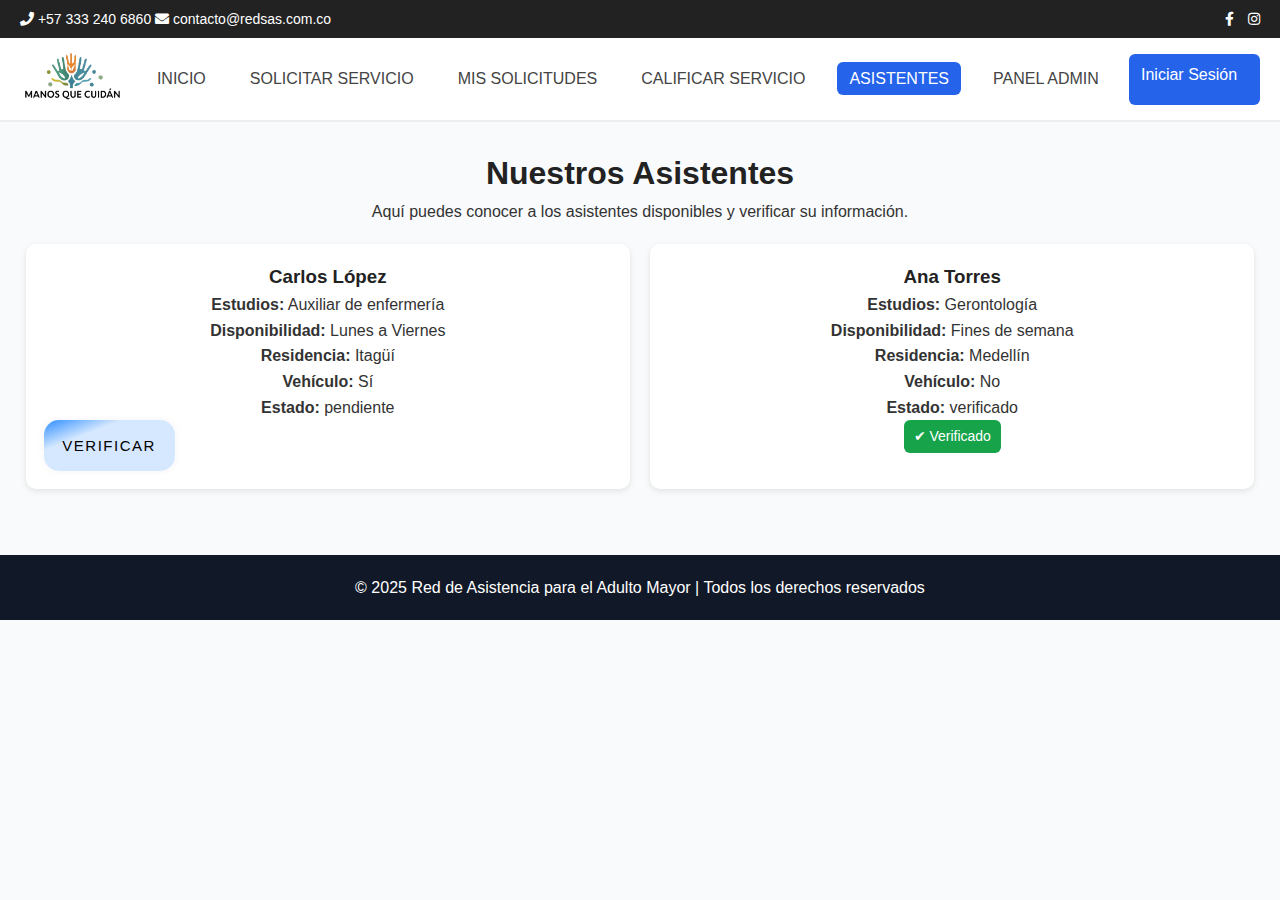
<file: asistentes.html>
<!DOCTYPE html>
<html lang="es">
<head>
  <meta charset="UTF-8">
  <meta name="viewport" content="width=device-width, initial-scale=1.0">
  <title>Red de Asistencia - Asistentes</title>
  <link rel="stylesheet" href="style.css">
  <link rel="stylesheet" href="https://cdnjs.cloudflare.com/ajax/libs/font-awesome/5.15.4/css/all.min.css">
    <link rel="stylesheet" href="responsive.css" />

</head>
<body id="top">

  <!-- Barra superior -->
  <header class="top-bar">
    <div class="top-bar-left">
      <span><i class="fas fa-phone"></i> +57 333 240 6860</span>
      <span><i class="fas fa-envelope"></i> contacto@redsas.com.co</span>
    </div>
    <div class="top-bar-right">
      <a href="#"><i class="fab fa-facebook-f"></i></a>
      <a href="#"><i class="fab fa-instagram"></i></a>
    </div>
  </header>

  <!-- Menú principal -->
  <nav class="main-header">
    <div class="logo">
      <a href="index.html">
        <img src="img/manos que cuidan.png" alt="Logo Redsas" height="50">
      </a>
    </div>
    <ul class="nav-menu">
      <li><a href="index.html">INICIO</a></li>
      <li><a href="solicitar-servicio.html">SOLICITAR SERVICIO</a></li>
      <li><a href="mis-solicitudes.html">MIS SOLICITUDES</a></li>
      <li><a href="calificar-servicio.html">CALIFICAR SERVICIO</a></li>
      <li><a href="asistentes.html" class="active-link">ASISTENTES</a></li>
      <li><a href="panel-admin.html">PANEL ADMIN</a></li>
    </ul>
    <div class="login-btn">
      <a href="login.html" class="btn">Iniciar Sesión</a>
    </div>
  </nav>

  <!-- Contenido principal -->
  <main>
    <section class="content-section">
      <center><h1>Nuestros Asistentes</h1>
      <p>Aquí puedes conocer a los asistentes disponibles y verificar su información.</p></center>

      <div id="asistentes-list" class="grid-view">
        <!-- Se llena con JS -->
      </div>
    </section>
  </main>

  <!-- Modal para ver perfil -->
  <div id="perfil-modal" class="modal hidden">
    <div class="modal-content">
      <span class="close-modal">&times;</span>
      <h2 id="perfil-nombre"></h2>
      <p><strong>Estudios:</strong> <span id="perfil-estudios"></span></p>
      <p><strong>Disponibilidad:</strong> <span id="perfil-disponibilidad"></span></p>
      <p><strong>Residencia:</strong> <span id="perfil-residencia"></span></p>
      <p><strong>Vehículo:</strong> <span id="perfil-vehiculo"></span></p>
      <p><strong>Datos Personales:</strong> <span id="perfil-datos"></span></p>
    </div>
  </div>

  <!-- Footer -->
  <footer>
    <p>© 2025 Red de Asistencia para el Adulto Mayor | Todos los derechos reservados</p>
  </footer>

  <!-- Botón back to top -->
  <a href="#top" class="back-to-top" title="Volver al inicio">
    <i class="fas fa-arrow-up"></i>
  </a>

  <script src="script.js"></script>
</body>
</html>
</file>
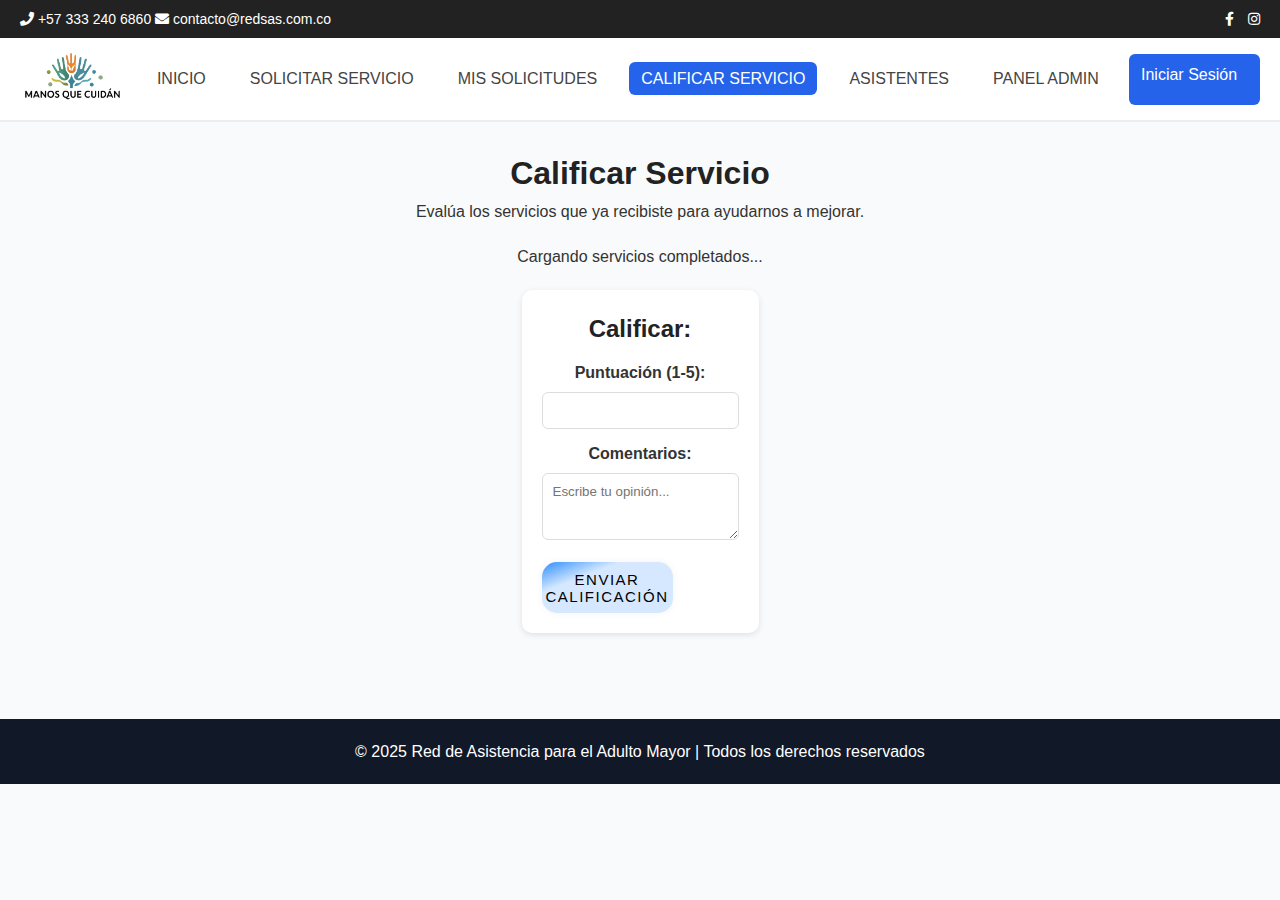
<file: calificar-servicio.html>
<!DOCTYPE html>
<html lang="es">
<head>
  <meta charset="UTF-8">
  <meta name="viewport" content="width=device-width, initial-scale=1.0">
  <title>Red de Asistencia - Calificar Servicio</title>
  <link rel="stylesheet" href="style.css">
  <link rel="stylesheet" href="https://cdnjs.cloudflare.com/ajax/libs/font-awesome/5.15.4/css/all.min.css">
</head>
<body id="top">

  <!-- Barra superior -->
  <header class="top-bar">
    <div class="top-bar-left">
      <span><i class="fas fa-phone"></i> +57 333 240 6860</span>
      <span><i class="fas fa-envelope"></i> contacto@redsas.com.co</span>
    </div>
    <div class="top-bar-right">
      <a href="#"><i class="fab fa-facebook-f"></i></a>
      <a href="#"><i class="fab fa-instagram"></i></a>
    </div>
  </header>

  <!-- Menú principal -->
  <nav class="main-header">
    <div class="logo">
      <a href="index.html">
        <img src="img/manos que cuidan.png" alt="Logo Redsas" height="50">
      </a>
    </div>
    <ul class="nav-menu">
      <li><a href="index.html">INICIO</a></li>
      <li><a href="solicitar-servicio.html">SOLICITAR SERVICIO</a></li>
      <li><a href="mis-solicitudes.html">MIS SOLICITUDES</a></li>
      <li><a href="calificar-servicio.html" class="active-link">CALIFICAR SERVICIO</a></li>
      <li><a href="asistentes.html">ASISTENTES</a></li>
      <li><a href="panel-admin.html">PANEL ADMIN</a></li>
    </ul>
    <div class="login-btn">
      <a href="login.html" class="btn">Iniciar Sesión</a>
    </div>
  </nav>

  <!-- Contenido principal -->
  <main>
    <section class="content-section">
      <h1>Calificar Servicio</h1>
      <p>Evalúa los servicios que ya recibiste para ayudarnos a mejorar.</p>

      <!-- Lista de servicios pendientes de calificación -->
      <div id="servicios-a-calificar" class="grid-view">
        <p>Cargando servicios completados...</p>
      </div>

      <!-- Formulario de calificación -->
      <form id="calificacion-form" class="form-card hidden">
        <h2>Calificar: <span id="calificar-servicio-titulo"></span></h2>
        <input type="hidden" id="calificar-solicitud-id">

        <label for="puntuacion">Puntuación (1-5):</label>
        <input type="number" id="puntuacion" min="1" max="5" required>

        <label for="comentarios">Comentarios:</label>
        <textarea id="comentarios" rows="3" placeholder="Escribe tu opinión..."></textarea>

        <button type="submit" class="btn">Enviar Calificación</button>
      </form>

      <p id="calificacion-message" class="message"></p>
    </section>
  </main>

  <!-- Footer -->
  <footer>
    <p>© 2025 Red de Asistencia para el Adulto Mayor | Todos los derechos reservados</p>
  </footer>

  <!-- Botón back to top -->
  <a href="#top" class="back-to-top" title="Volver al inicio">
    <i class="fas fa-arrow-up"></i>
  </a>

  <script src="script.js"></script>
</body>
</html>
</file>
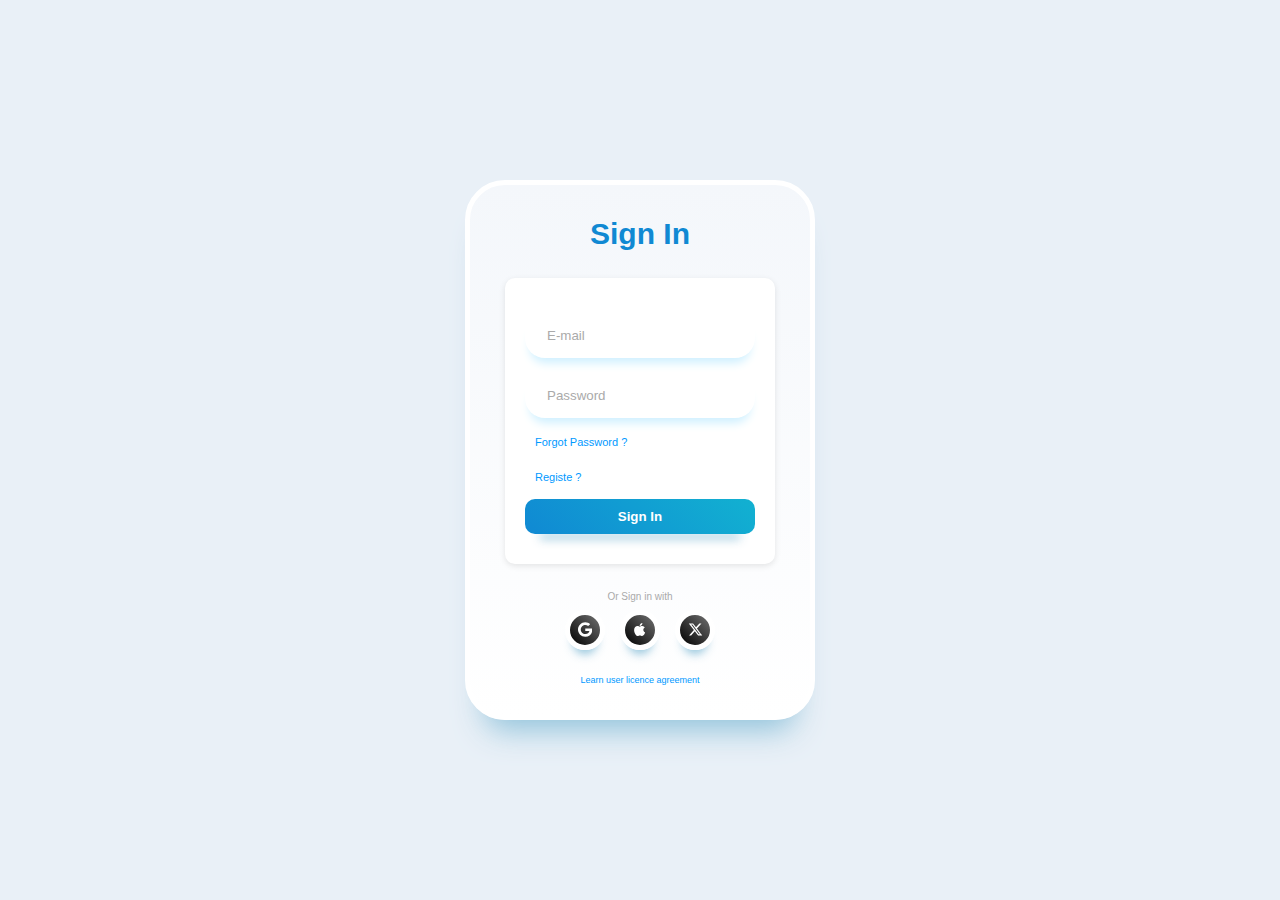
<file: login.html>
<!-- From Uiverse.io by Smit-Prajapati --> 
<!DOCTYPE html>
<html lang="en">
<head>
    <meta charset="UTF-8">
    <meta name="viewport" content="width=device-width, initial-scale=1.0">
    <title>Red de Asistencia-login</title>
      <link rel="stylesheet" href="style.css">

</head>
<body class="container1">
   <div class="container">
    <div class="heading">Sign In</div>
    <form action="" class="form">
      <input required="" class="input" type="email" name="email" id="email" placeholder="E-mail">
      <input required="" class="input" type="password" name="password" id="password" placeholder="Password">
      <span class="forgot-password"><a href="#">Forgot Password ?</a></span>
            <span class="forgot-password"><a href="#">Registe ? </a></span>

      <input class="login-button" type="submit" value="Sign In">
      
    </form>
    <div class="social-account-container">
        <span class="title">Or Sign in with</span>
        <div class="social-accounts">
          <button class="social-button google">
            <svg class="svg" xmlns="http://www.w3.org/2000/svg" height="1em" viewBox="0 0 488 512">
              <path d="M488 261.8C488 403.3 391.1 504 248 504 110.8 504 0 393.2 0 256S110.8 8 248 8c66.8 0 123 24.5 166.3 64.9l-67.5 64.9C258.5 52.6 94.3 116.6 94.3 256c0 86.5 69.1 156.6 153.7 156.6 98.2 0 135-70.4 140.8-106.9H248v-85.3h236.1c2.3 12.7 3.9 24.9 3.9 41.4z"></path>
            </svg></button>
          <button class="social-button apple">
            <svg class="svg" xmlns="http://www.w3.org/2000/svg" height="1em" viewBox="0 0 384 512">
              <path d="M318.7 268.7c-.2-36.7 16.4-64.4 50-84.8-18.8-26.9-47.2-41.7-84.7-44.6-35.5-2.8-74.3 20.7-88.5 20.7-15 0-49.4-19.7-76.4-19.7C63.3 141.2 4 184.8 4 273.5q0 39.3 14.4 81.2c12.8 36.7 59 126.7 107.2 125.2 25.2-.6 43-17.9 75.8-17.9 31.8 0 48.3 17.9 76.4 17.9 48.6-.7 90.4-82.5 102.6-119.3-65.2-30.7-61.7-90-61.7-91.9zm-56.6-164.2c27.3-32.4 24.8-61.9 24-72.5-24.1 1.4-52 16.4-67.9 34.9-17.5 19.8-27.8 44.3-25.6 71.9 26.1 2 49.9-11.4 69.5-34.3z"></path>
            </svg>
          </button>
          <button class="social-button twitter">
            <svg class="svg" xmlns="http://www.w3.org/2000/svg" height="1em" viewBox="0 0 512 512">
              <path d="M389.2 48h70.6L305.6 224.2 487 464H345L233.7 318.6 106.5 464H35.8L200.7 275.5 26.8 48H172.4L272.9 180.9 389.2 48zM364.4 421.8h39.1L151.1 88h-42L364.4 421.8z"></path>
            </svg>
          </button>
        </div>
      </div>
      <span class="agreement"><a href="#">Learn user licence agreement</a></span>
  </div> 
</body>
</html>
</file>
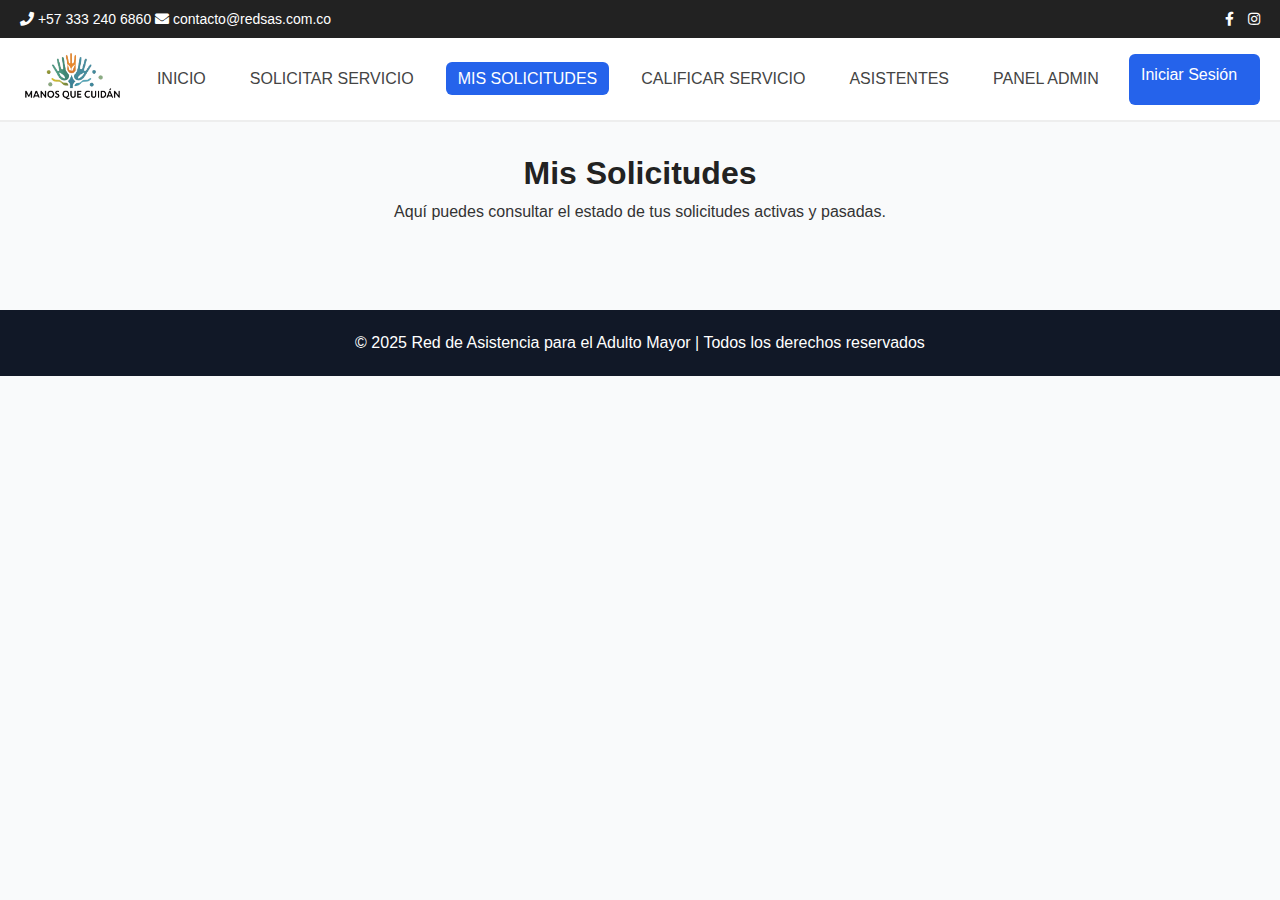
<file: mis-solicitudes.html>
<!DOCTYPE html>
<html lang="es">
<head>
  <meta charset="UTF-8">
  <meta name="viewport" content="width=device-width, initial-scale=1.0">
  <title>Red de Asistencia - Mis Solicitudes</title>
  <link rel="stylesheet" href="style.css">
  <link rel="stylesheet" href="https://cdnjs.cloudflare.com/ajax/libs/font-awesome/5.15.4/css/all.min.css">
</head>
<body id="top">

  <!-- Barra superior -->
  <header class="top-bar">
    <div class="top-bar-left">
      <span><i class="fas fa-phone"></i> +57 333 240 6860</span>
      <span><i class="fas fa-envelope"></i> contacto@redsas.com.co</span>
    </div>
    <div class="top-bar-right">
      <a href="#"><i class="fab fa-facebook-f"></i></a>
      <a href="#"><i class="fab fa-instagram"></i></a>
    </div>
  </header>

  <!-- Menú principal -->
  <nav class="main-header">
    <div class="logo">
      <a href="index.html">
        <img src="img/manos que cuidan.png" alt="Logo Redsas" height="50">
      </a>
    </div>
    <ul class="nav-menu">
      <li><a href="index.html">INICIO</a></li>
      <li><a href="solicitar-servicio.html">SOLICITAR SERVICIO</a></li>
      <li><a href="mis-solicitudes.html" class="active-link">MIS SOLICITUDES</a></li>
      <li><a href="calificar-servicio.html">CALIFICAR SERVICIO</a></li>
      <li><a href="asistentes.html">ASISTENTES</a></li>
      <li><a href="panel-admin.html">PANEL ADMIN</a></li>
    </ul>
    <div class="login-btn">
      <a href="login.html" class="btn">Iniciar Sesión</a>
    </div>
  </nav>

  <!-- Contenido principal -->
  <main>
    <section class="content-section">
      <center><h1>Mis Solicitudes</h1>
      <p>Aquí puedes consultar el estado de tus solicitudes activas y pasadas.</p>
</center>
      <div id="mis-solicitudes-list" class="grid-view">
        <!-- Se llena con JS -->
      </div>
    </section>
  </main>

  <!-- Footer -->
  <footer>
    <p>© 2025 Red de Asistencia para el Adulto Mayor | Todos los derechos reservados</p>
  </footer>

  <!-- Botón back to top -->
  <a href="#top" class="back-to-top" title="Volver al inicio">
    <i class="fas fa-arrow-up"></i>
  </a>

  <script src="script.js"></script>
</body>
</html>
</file>
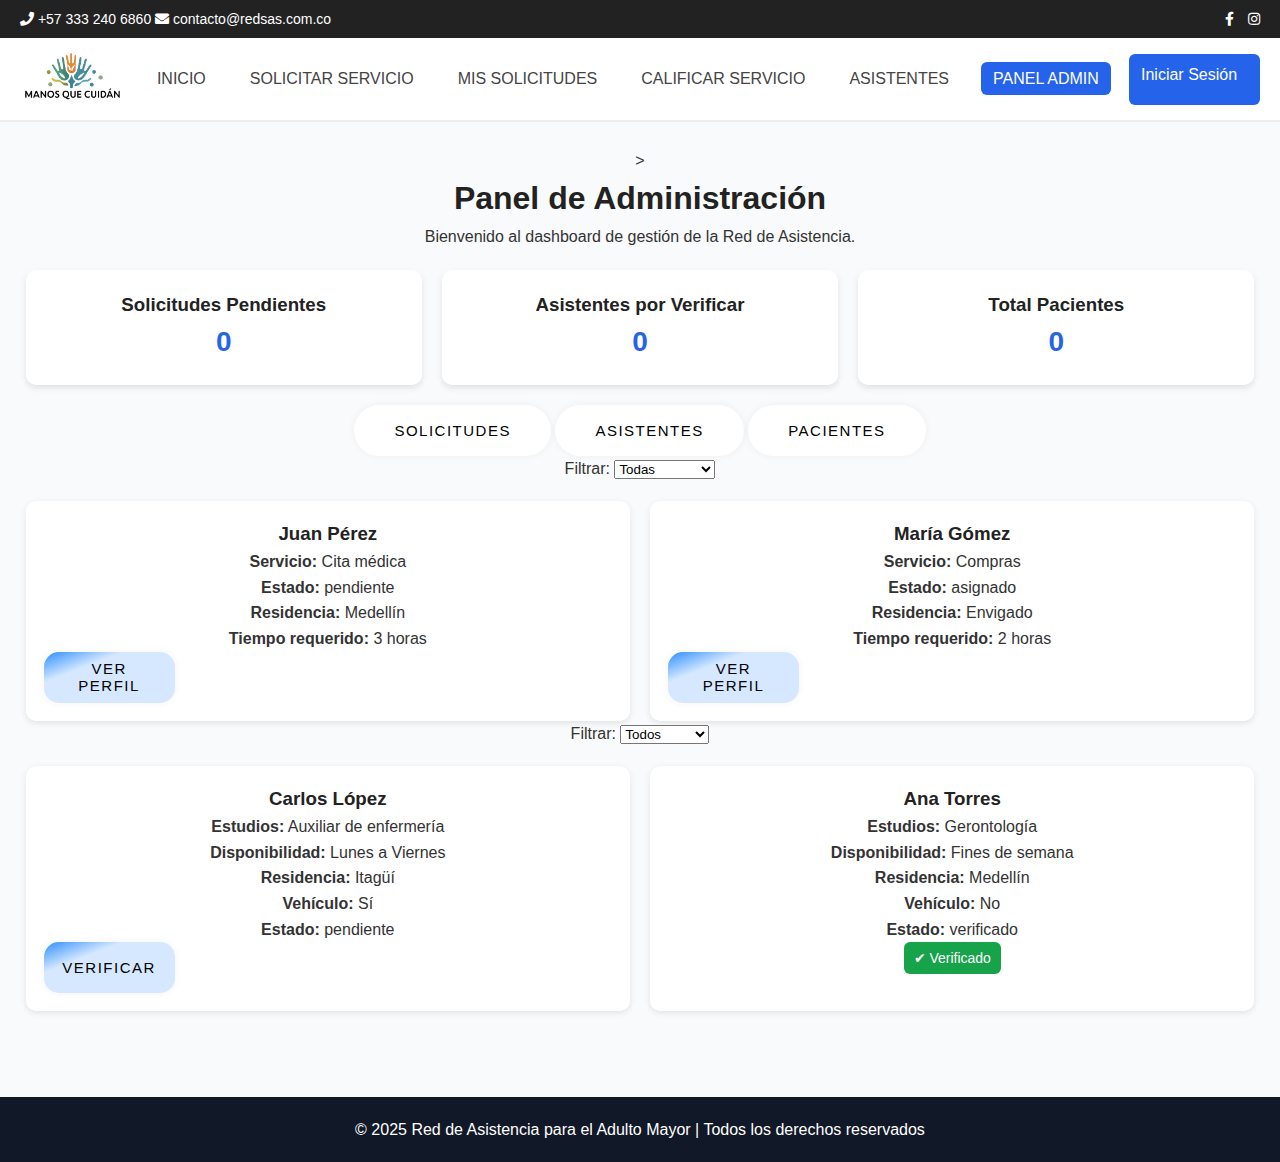
<file: panel-admin.html>
<!DOCTYPE html>
<html lang="es">
<head>
  <meta charset="UTF-8">
  <meta name="viewport" content="width=device-width, initial-scale=1.0">
  <title>Red de Asistencia - Panel Admin</title>
  <link rel="stylesheet" href="style.css">
  <link rel="stylesheet" href="https://cdnjs.cloudflare.com/ajax/libs/font-awesome/5.15.4/css/all.min.css">
      <link rel="stylesheet" href="responsive.css" />

</head>
<body id="top">

  <!-- Barra superior -->
  <header class="top-bar">
    <div class="top-bar-left">
      <span><i class="fas fa-phone"></i> +57 333 240 6860</span>
      <span><i class="fas fa-envelope"></i> contacto@redsas.com.co</span>
    </div>
    <div class="top-bar-right">
      <a href="#"><i class="fab fa-facebook-f"></i></a>
      <a href="#"><i class="fab fa-instagram"></i></a>
    </div>
  </header>

  <!-- Menú principal -->
  <nav class="main-header">
    <div class="logo">
      <a href="index.html">
        <img src="img/manos que cuidan.png" alt="Logo Redsas" height="50">
      </a>
    </div>
    <ul class="nav-menu">
      <li><a href="index.html">INICIO</a></li>
      <li><a href="solicitar-servicio.html">SOLICITAR SERVICIO</a></li>
      <li><a href="mis-solicitudes.html">MIS SOLICITUDES</a></li>
      <li><a href="calificar-servicio.html">CALIFICAR SERVICIO</a></li>
      <li><a href="asistentes.html">ASISTENTES</a></li>
      <li><a href="panel-admin.html" class="active-link">PANEL ADMIN</a></li>
    </ul>
    <div class="login-btn">
      <a href="login.html" class="btn">Iniciar Sesión</a>
    </div>
  </nav>

  <!-- Contenido principal -->
  <main>
    <section class="content-section">
      ><h1>Panel de Administración</h1>
    <p>Bienvenido al dashboard de gestión de la Red de Asistencia.</p>

      <!-- Estadísticas rápidas -->
      <div class="stats-grid">
        <div class="stat-card">
          <h3>Solicitudes Pendientes</h3>
          <p class="stat-number" id="pending-requests">0</p>
        </div>
        <div class="stat-card">
          <h3>Asistentes por Verificar</h3>
          <p class="stat-number" id="pending-assistants">0</p>
        </div>
        <div class="stat-card">
          <h3>Total Pacientes</h3>
          <p class="stat-number" id="total-pacientes">0</p>
        </div>
      </div>

      <!-- Tabs de administración -->
      <div class="admin-tabs">
        <button class="tab-button active" id="tab-solicitudes">Solicitudes</button>
        <button class="tab-button" id="tab-asistentes">Asistentes</button>
        <button class="tab-button" id="tab-pacientes">Pacientes</button>
      </div>

      <!-- Panel Solicitudes -->
      <div id="solicitudes-panel" class="tab-panel active">
        <div class="filter-controls">
          <label for="filtro-solicitud">Filtrar:</label>
          <select id="filtro-solicitud">
            <option value="all">Todas</option>
            <option value="pendiente">Pendientes</option>
            <option value="asignado">Asignadas</option>
            <option value="completado">Completadas</option>
          </select>
        </div>
        <div id="solicitudes-list" class="grid-view">
          <!-- Llenado dinámicamente con JS -->
        </div>
      </div>

      <!-- Panel Asistentes -->
      <div id="asistentes-panel" class="tab-panel hidden">
        <div class="filter-controls">
          <label for="filtro-asistente">Filtrar:</label>
          <select id="filtro-asistente">
            <option value="all">Todos</option>
            <option value="verificado">Verificados</option>
            <option value="pendiente">Pendientes</option>
          </select>
        </div>
        <div id="asistentes-list" class="grid-view">
          <!-- Llenado dinámicamente con JS -->
        </div>
      </div>

      <!-- Panel Pacientes -->
      <div id="pacientes-panel" class="tab-panel hidden">
        <div id="pacientes-list" class="grid-view">
          <!-- Llenado dinámicamente con JS -->
        </div>
      </div>
    </section>
  </main>

  <!-- Modal Perfil Asistente -->
  <div id="perfil-modal" class="modal hidden">
    <div class="modal-content">
      <span class="close-modal">&times;</span>
      <h2 id="perfil-nombre"></h2>
      <p><strong>Estudios:</strong> <span id="perfil-estudios"></span></p>
      <p><strong>Disponibilidad:</strong> <span id="perfil-disponibilidad"></span></p>
      <p><strong>Residencia:</strong> <span id="perfil-residencia"></span></p>
      <p><strong>Vehículo:</strong> <span id="perfil-vehiculo"></span></p>
      <p><strong>Datos Personales:</strong> <span id="perfil-datos"></span></p>
      <div class="admin-actions">
        <button class="btn" id="btn-verificar">Verificar</button>
        <button class="btn" id="btn-permisos">Dar/Quitar Permisos</button>
        <button class="btn" id="btn-asignar">Asignar Servicio</button>
        <button class="btn" id="btn-cancelar">Cancelar Servicio</button>
        <button class="btn" id="btn-historial">Ver Historial</button>
        <button class="btn" id="btn-agregar">Agregar a Asistentes</button>
        <button class="btn btn-danger" id="btn-quitar">Quitar de Asistentes</button>
      </div>
    </div>
  </div>

  <!-- Modal Perfil Paciente -->
  <div id="paciente-modal" class="modal hidden">
    <div class="modal-content">
      <span class="close-modal">&times;</span>
      <h2 id="paciente-nombre"></h2>
      <p><strong>Datos Personales:</strong> <span id="paciente-datos"></span></p>
      <p><strong>Requerimiento:</strong> <span id="paciente-requerimiento"></span></p>
      <p><strong>Residencia:</strong> <span id="paciente-residencia"></span></p>
      <p><strong>Tiempo de Asistencia:</strong> <span id="paciente-tiempo"></span></p>
    </div>
  </div>

  <!-- Footer -->
  <footer>
    <p>© 2025 Red de Asistencia para el Adulto Mayor | Todos los derechos reservados</p>
  </footer>

  <!-- Back to top -->
  <a href="#top" class="back-to-top" title="Volver al inicio">
    <i class="fas fa-arrow-up"></i>
  </a>

  <!-- Script principal -->
  <script src="script.js"></script>
</body>
</html>
</file>
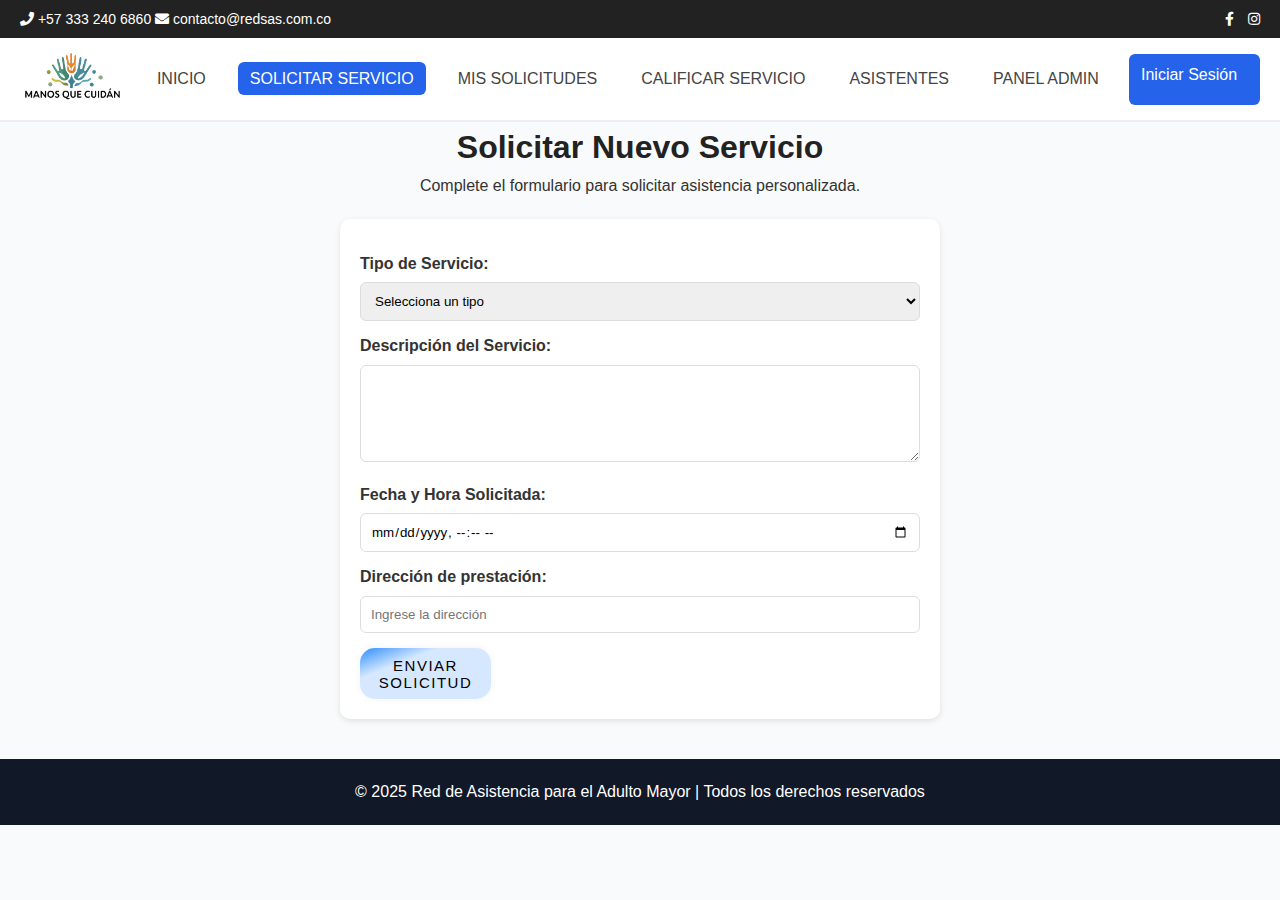
<file: solicitar-servicio.html>
<!DOCTYPE html>
<html lang="es">
<head>
  <meta charset="UTF-8">
  <meta name="viewport" content="width=device-width, initial-scale=1.0">
  <title>Red de Asistencia - Solicitar Servicio</title>
  <link rel="stylesheet" href="style.css">
  <link rel="stylesheet" href="https://cdnjs.cloudflare.com/ajax/libs/font-awesome/5.15.4/css/all.min.css">
</head>
<body id="top">

  <!-- Barra superior -->
  <header class="top-bar">
    <div class="top-bar-left">
      <span><i class="fas fa-phone"></i> +57 333 240 6860</span>
      <span><i class="fas fa-envelope"></i> contacto@redsas.com.co</span>
    </div>
    <div class="top-bar-right">
      <a href="#"><i class="fab fa-facebook-f"></i></a>
      <a href="#"><i class="fab fa-instagram"></i></a>
    </div>
  </header>

  <!-- Menú principal -->
  <nav class="main-header">
    <div class="logo">
      <a href="index.html">
        <img src="img/manos que cuidan.png" alt="Logo Redsas" height="50">
      </a>
    </div>
    <ul class="nav-menu">
      <li><a href="index.html">INICIO</a></li>
      <li><a href="solicitar-servicio.html" class="active-link">SOLICITAR SERVICIO</a></li>
      <li><a href="mis-solicitudes.html">MIS SOLICITUDES</a></li>
      <li><a href="calificar-servicio.html">CALIFICAR SERVICIO</a></li>
      <li><a href="asistentes.html">ASISTENTES</a></li>
      <li><a href="panel-admin.html">PANEL ADMIN</a></li>
    </ul>
    <div class="login-btn">
      <a href="login.html" class="btn">Iniciar Sesión</a>
    </div>
  </nav>

  <!-- Contenido principal -->
  <main>
    <section class="form-section">
      <center><h1>Solicitar Nuevo Servicio</h1>
      <p>Complete el formulario para solicitar asistencia personalizada.</p></center>

      <form id="solicitud-form" class="form-card">
        <label for="tipo-servicio">Tipo de Servicio:</label>
        <select id="tipo-servicio" required>
          <option value="">Selecciona un tipo</option>
          <option value="Citas médicas">Citas médicas</option>
          <option value="Compra de mercado">Compra de mercado</option>
          <option value="Autorizaciones de salud">Autorizaciones de salud</option>
          <option value="Compañía en casa">Compañía en casa</option>
        </select>

        <label for="descripcion-servicio">Descripción del Servicio:</label>
        <textarea id="descripcion-servicio" rows="5" required></textarea>

        <label for="fecha-hora">Fecha y Hora Solicitada:</label>
        <input type="datetime-local" id="fecha-hora" required>

        <label for="direccion">Dirección de prestación:</label>
        <input type="text" id="direccion" placeholder="Ingrese la dirección" required>

        <button type="submit" class="btn">Enviar Solicitud</button>
      </form>

      <p id="solicitud-message" class="message"></p>
    </section>
  </main>

  <!-- Footer -->
  <footer>
    <p>© 2025 Red de Asistencia para el Adulto Mayor | Todos los derechos reservados</p>
  </footer>

  <!-- Botón back to top -->
  <a href="#top" class="back-to-top" title="Volver al inicio">
    <i class="fas fa-arrow-up"></i>
  </a>

  <script src="script.js"></script>
</body>
</html>
</file>
<file: style.css>
/* ===============================
   ESTILOS GENERALES
=================================*/
* {
  margin: 0;
  padding: 0;
  box-sizing: border-box;
  font-family: "Segoe UI", Tahoma, Geneva, Verdana, sans-serif;
}

body {
  background: #f9fafb;
  color: #333;
  line-height: 1.6;
}

h1, h2, h3 {
  color: #222;
}

a {
  text-decoration: none;
  color: inherit;
}

/* ===============================
   HEADER Y NAVEGACIÓN
=================================*/
.top-bar {
  background: #222;
  color: #fff;
  padding: 8px 20px;
  display: flex;
  justify-content: space-between;
  font-size: 14px;
}

.top-bar a {
  color: #fff;
  margin-left: 10px;
}

.main-header {
  background: #fff;
  border-bottom: 2px solid #eee;
  display: flex;
  align-items: center;
  justify-content: space-between;
  padding: 12px 20px;
  position: sticky;
  top: 0;
  z-index: 1000;
}

.main-header .logo img {
  height: 50px;
}

.nav-menu {
  list-style: none;
  display: flex;
  gap: 20px;
}

.nav-menu a {
  color: #444;
  font-weight: 500;
  padding: 8px 12px;
  border-radius: 6px;
  transition: background 0.3s, color 0.3s;
}

.nav-menu a:hover,
.nav-menu .active-link {
  background: #2563eb;
  color: #fff;
}

.login-btn .btn {
  display: inline-block;
  padding: 8px 12px;
  background: #2563eb;
  color: #fff;
  border-radius: 6px;
}

/* ===============================
   SECCIONES DE CONTENIDO
=================================*/
.content-section {
  display: flex;
  flex-direction: column;
  text-align: center;
  padding: 2%;
}

/* ===============================
   SLIDER (INICIO)
=================================*/
.hero-slider {
  display: flex;
  text-align: center;
  position: relative;
  width: 100%;
  height: 750px;
  overflow: hidden;
}

.slider-item {
  display: flex;
  position: absolute;
  width: 100%;
  height: 100%;
  opacity: 0;
  visibility: hidden;
  transition: opacity 1s ease-in-out, visibility 1s;
}

.hero-slider .slider-item.active {
  opacity: 1;
  visibility: visible;
}

.hero-slider img {
  width: 100%;
  height: 100%;
  object-fit: cover;
}

.overlay-content {
  display: flex;
  flex-direction: column;
  align-items: center;
  text-align: center;
  justify-content: center;
  position: absolute;
  bottom: 15%;
  left: 38%;
  background: rgba(123, 120, 120, 0.6);
  color: #fff;
  padding: 20px;
  border-radius: 8px;
}

/* ===============================
   CARDS DE SERVICIOS
=================================*/
.featured-services {
  padding: 40px 20px;
  background: #f1f5f9;
  text-align: center;
}

.featured-services h2 {
  margin-bottom: 25px;
  font-size: 28px;
}

.services-container {
  display: grid;
  grid-template-columns: repeat(auto-fit, minmax(250px, 1fr));
  gap: 20px;
  max-width: 1200px;
  margin: 0 auto;
  align-items: stretch;
  padding: 0 10px;
}

.service-card {
  background: #fff;
  border-radius: 10px;
  box-shadow: 0 4px 8px rgba(0, 0, 0, 0.08);
  overflow: hidden;
  transition: transform 0.3s;
  display: flex;
  flex-direction: column;
}

.service-card:hover {
  transform: translateY(-6px);
}

.card-image img {
  width: 100%;
  height: 160px;
  object-fit: cover;
}

.card-content {
  padding: 15px;
  flex-grow: 1;
}

.card-content h3 {
  margin-bottom: 10px;
  font-size: 18px;
  color: #1f2937;
}

/* Botones globales */
.btn {
  width: 131px;
  height: 51px;
  border-radius: 15px;
  cursor: pointer;
  transition: 0.3s ease;
  background: linear-gradient(
    to bottom right,
    #2e8eff 0%,
    rgba(46, 142, 255, 0) 30%
  );
  background-color: rgba(46, 142, 255, 0.2);
  display: flex;
  align-items: center;
  justify-content: center;
}

.btn:hover {
  background-color: rgba(46, 142, 255, 0.7);
  box-shadow: 0 0 10px rgba(46, 142, 255, 0.5);
  outline: none;
}

.btn-inner {
  width: 127px;
  height: 47px;
  border-radius: 13px;
  background-color: #1a1a1a;
  display: flex;
  align-items: center;
  justify-content: center;
  gap: 15px;
  color: #fff;
  font-weight: 600;
}

.btn-inner svg {
  width: 27px;
  height: 27px;
  fill: #fff;
}

/* Botón "Ver más" estandar */
.btn1 {
  display: inline-block;
  padding: 8px 16px;
  background: #2563eb;
  color: #fff;
  border-radius: 6px;
  margin-top: 10px;
  transition: background 0.3s;
}

.btn1:hover {
  background: #1e40af;
}

/* ===============================
   FORMULARIOS
=================================*/
form {
  background: #fff;
  padding: 20px;
  border-radius: 10px;
  box-shadow: 0 2px 6px rgba(0, 0, 0, 0.1);
  max-width: 600px;
  margin: 20px auto;
}

form label {
  font-weight: 600;
  display: block;
  margin-top: 12px;
}

form input,
form textarea,
form select {
  width: 100%;
  padding: 10px;
  margin-top: 6px;
  border: 1px solid #ddd;
  border-radius: 6px;
}

form button {
  margin-top: 15px;
}

/* ===============================
   LOGIN / INICIO DE SESIÓN
=================================*/
.container {
  align-items: center;
  max-width: 350px;
  background: #F8F9FD;
  background: linear-gradient(0deg, rgb(255, 255, 255) 0%, rgb(244, 247, 251) 100%);
  border-radius: 40px;
  padding: 25px 35px;
  border: 5px solid rgb(255, 255, 255);
  box-shadow: rgba(133, 189, 215, 0.878) 0px 30px 30px -20px;
  margin: 20px;
}

.container1 {
  height: 100vh;
  display: flex;
  justify-content: center;
  align-items: center;
  background: #e9f0f7;
  margin: 0;
}

.heading {
  text-align: center;
  font-weight: 900;
  font-size: 30px;
  color: rgb(16, 137, 211);
}

.form {
  margin-top: 20px;
}

.form .input {
  width: 100%;
  background: white;
  border: none;
  padding: 15px 20px;
  border-radius: 20px;
  margin-top: 15px;
  box-shadow: #cff0ff 0px 10px 10px -5px;
  border-inline: 2px solid transparent;
}

.form .input::placeholder {
  color: rgb(170, 170, 170);
}

.form .input:focus {
  outline: none;
  border-inline: 2px solid #12B1D1;
}

.form .forgot-password {
  display: block;
  margin-top: 10px;
  margin-left: 10px;
}

.form .forgot-password a {
  font-size: 11px;
  color: #0099ff;
  text-decoration: none;
}

.form .login-button {
  display: block;
  width: 100%;
  font-weight: bold;
  background: linear-gradient(45deg, rgb(16, 137, 211) 0%, rgb(18, 177, 209) 100%);
  color: white;
  padding-block: 10px;
  margin: 10px auto;
  border-radius: 10px;
  box-shadow: rgba(133, 189, 215, 0.878) 0px 20px 10px -15px;
  border: none;
  transition: all 0.2s ease-in-out;
}

.form .login-button:hover {
  transform: scale(1.03);
  box-shadow: rgba(133, 189, 215, 0.878) 0px 23px 10px -20px;
}

.form .login-button:active {
  transform: scale(0.95);
  box-shadow: rgba(133, 189, 215, 0.878) 0px 15px 10px -10px;
}

.social-account-container {
  margin-top: 25px;
}

.social-account-container .title {
  display: block;
  text-align: center;
  font-size: 10px;
  color: rgb(170, 170, 170);
}

.social-account-container .social-accounts {
  width: 100%;
  display: flex;
  justify-content: center;
  gap: 15px;
  margin-top: 5px;
}

.social-account-container .social-accounts .social-button {
  background: linear-gradient(45deg, rgb(0, 0, 0) 0%, rgb(112, 112, 112) 100%);
  border: 5px solid white;
  padding: 5px;
  border-radius: 50%;
  width: 40px;
  aspect-ratio: 1;
  display: grid;
  place-content: center;
  box-shadow: rgba(133, 189, 215, 0.878) 0px 12px 10px -8px;
  transition: all 0.2s ease-in-out;
}

.social-account-container .social-accounts .social-button .svg {
  fill: white;
  margin: auto;
}

.social-account-container .social-accounts .social-button:hover {
  transform: scale(1.2);
}

.social-account-container .social-accounts .social-button:active {
  transform: scale(0.9);
}

.agreement {
  display: block;
  text-align: center;
  margin-top: 15px;
}

.agreement a {
  text-decoration: none;
  color: #0099ff;
  font-size: 9px;
}

/* ===============================
   PANEL ADMIN
=================================*/
.stats-grid {
  display: grid;
  grid-template-columns: repeat(auto-fit, minmax(180px, 1fr));
  gap: 20px;
  margin: 20px 0;
}

.stat-card {
  background: #fff;
  border-radius: 10px;
  padding: 20px;
  text-align: center;
  box-shadow: 0 3px 6px rgba(0, 0, 0, 0.1);
}

.stat-number {
  font-size: 28px;
  font-weight: bold;
  color: #2563eb;
}

.grid-view {
  display: grid;
  grid-template-columns: repeat(auto-fit, minmax(250px, 1fr));
  gap: 20px;
  margin-top: 20px;
}

.card {
  background: #fff;
  border-radius: 10px;
  padding: 18px;
  box-shadow: 0 2px 6px rgba(0, 0, 0, 0.1);
}

.badge {
  display: inline-block;
  background: #16a34a;
  color: #fff;
  padding: 5px 10px;
  border-radius: 6px;
  font-size: 14px;
}

/* Botón base */
button {
  padding: 17px 40px;
  border-radius: 50px;
  cursor: pointer;
  border: 0;
  background-color: white;
  box-shadow: rgb(0 0 0 / 5%) 0 0 8px;
  letter-spacing: 1.5px;
  text-transform: uppercase;
  font-size: 15px;
  transition: all 0.5s ease;
}

button:hover {
  letter-spacing: 3px;
  background-color: hsl(233, 59%, 49%);
  color: hsl(0, 0%, 100%);
  box-shadow: rgb(93 24 220) 0px 7px 29px 0px;
}

button:active {
  letter-spacing: 3px;
  background-color: hsl(216, 80%, 48%);
  color: hsl(0, 0%, 100%);
  box-shadow: rgb(93 24 220) 0px 0px 0px 0px;
  transform: translateY(10px);
  transition: 100ms;
}

/* ===============================
   MODALES DE SERVICIOS
=================================*/
.modal {
  display: none;
  position: fixed;
  z-index: 2000;
  left: 0;
  top: 0;
  width: 100%;
  height: 100%;
  overflow: auto;
  background: rgba(0, 0, 0, 0.6);
  align-items: center;
  justify-content: center;
  padding: 20px;
}

.modal[aria-hidden="false"],
.modal.active {
  display: flex;
}

.modal-content {
  background: #fff;
  width: 100%;
  max-width: 1000px;
  border-radius: 12px;
  padding: 22px;
  box-shadow: 0 10px 30px rgba(0,0,0,0.25);
  position: relative;
}

.close-button {
  position: absolute;
  right: 16px;
  top: 12px;
  background: transparent;
  border: none;
  font-size: 26px;
  cursor: pointer;
  color: #666;
}

.modal-grid {
  display: grid;
  grid-template-columns: 1fr 1fr;
  gap: 18px;
  margin-top: 10px;
}

.modal-left img {
  width: 100%;
  height: auto;
  border-radius: 8px;
  margin-bottom: 10px;
}

.modal-left p {
  color: #444;
}

.modal-right h3 {
  margin-bottom: 10px;
  color: #1f2937;
}

.modal-right ul {
  margin-left: 18px;
  color: #444;
}

/* ===============================
   FOOTER
=================================*/
footer {
  background: #111827;
  color: #fff;
  text-align: center;
  padding: 20px;
  margin-top: 40px;
}

/* ===============================
   BOTÓN BACK TO TOP
=================================*/
.back-to-top {
  display: none;
  position: fixed;
  right: 20px;
  bottom: 20px;
  background: #2563eb;
  color: #fff;
  padding: 10px 14px;
  border-radius: 50%;
  font-size: 18px;
  transition: background 0.3s;
  cursor: pointer;
  z-index: 1000;
}

.back-to-top:hover {
  background: #1e40af;
}

/* ===============================
   RESPONSIVE
=================================*/
@media (max-width: 820px) {
  .modal-grid {
    grid-template-columns: 1fr;
  }

  .hero-slider {
    height: 320px;
  }

  .card-image img {
    height: 140px;
  }
}

@media (max-width: 480px) {
  .hero-slider {
    height: 240px;
  }

  .overlay-content {
    left: 6%;
    bottom: 12%;
    padding: 12px;
  }
}
</file>
<file: responsive.css>
/* ===============================
   RESPONSIVE COMPLETO
   Archivo separado
=================================*/

/* --- Celulares pequeños --- */
@media (max-width: 480px) {
  .top-bar {
    flex-direction: column;
    text-align: center;
    font-size: 12px;
    gap: 4px;
  }

  .main-header {
    flex-direction: column;
    align-items: center;
    text-align: center;
  }

  .nav-menu {
    flex-direction: column;
    gap: 10px;
    margin-top: 10px;
  }

  .hero-slider {
    height: 240px;
  }

  .overlay-content {
    left: 5%;
    right: 5%;
    bottom: 10%;
    padding: 12px;
    font-size: 14px;
  }

  .card-image img {
    height: 120px;
  }

  .services-container {
    grid-template-columns: 1fr; /* una columna */
  }

  form {
    padding: 15px;
  }

  .stats-grid,
  .grid-view {
    grid-template-columns: 1fr;
  }

  .modal-grid {
    grid-template-columns: 1fr;
  }
}

/* --- Tablets --- */
@media (min-width: 481px) and (max-width: 820px) {
  .top-bar {
    flex-direction: column;
    text-align: center;
  }

  .main-header {
    flex-wrap: wrap;
    justify-content: center;
  }

  .nav-menu {
    flex-wrap: wrap;
    justify-content: center;
    gap: 15px;
  }

  .hero-slider {
    height: 320px;
  }

  .overlay-content {
    left: 10%;
    right: 10%;
    bottom: 12%;
    font-size: 15px;
  }

  .services-container {
    grid-template-columns: repeat(2, 1fr); /* dos columnas */
  }

  .modal-grid {
    grid-template-columns: 1fr;
  }
}

/* --- Pantallas grandes (PC / Laptop) --- */
@media (min-width: 821px) {
  .services-container {
    grid-template-columns: repeat(3, 1fr); /* tres columnas */
  }

  .modal-grid {
    grid-template-columns: 1fr 1fr; /* dos columnas */
  }
}
</file>
